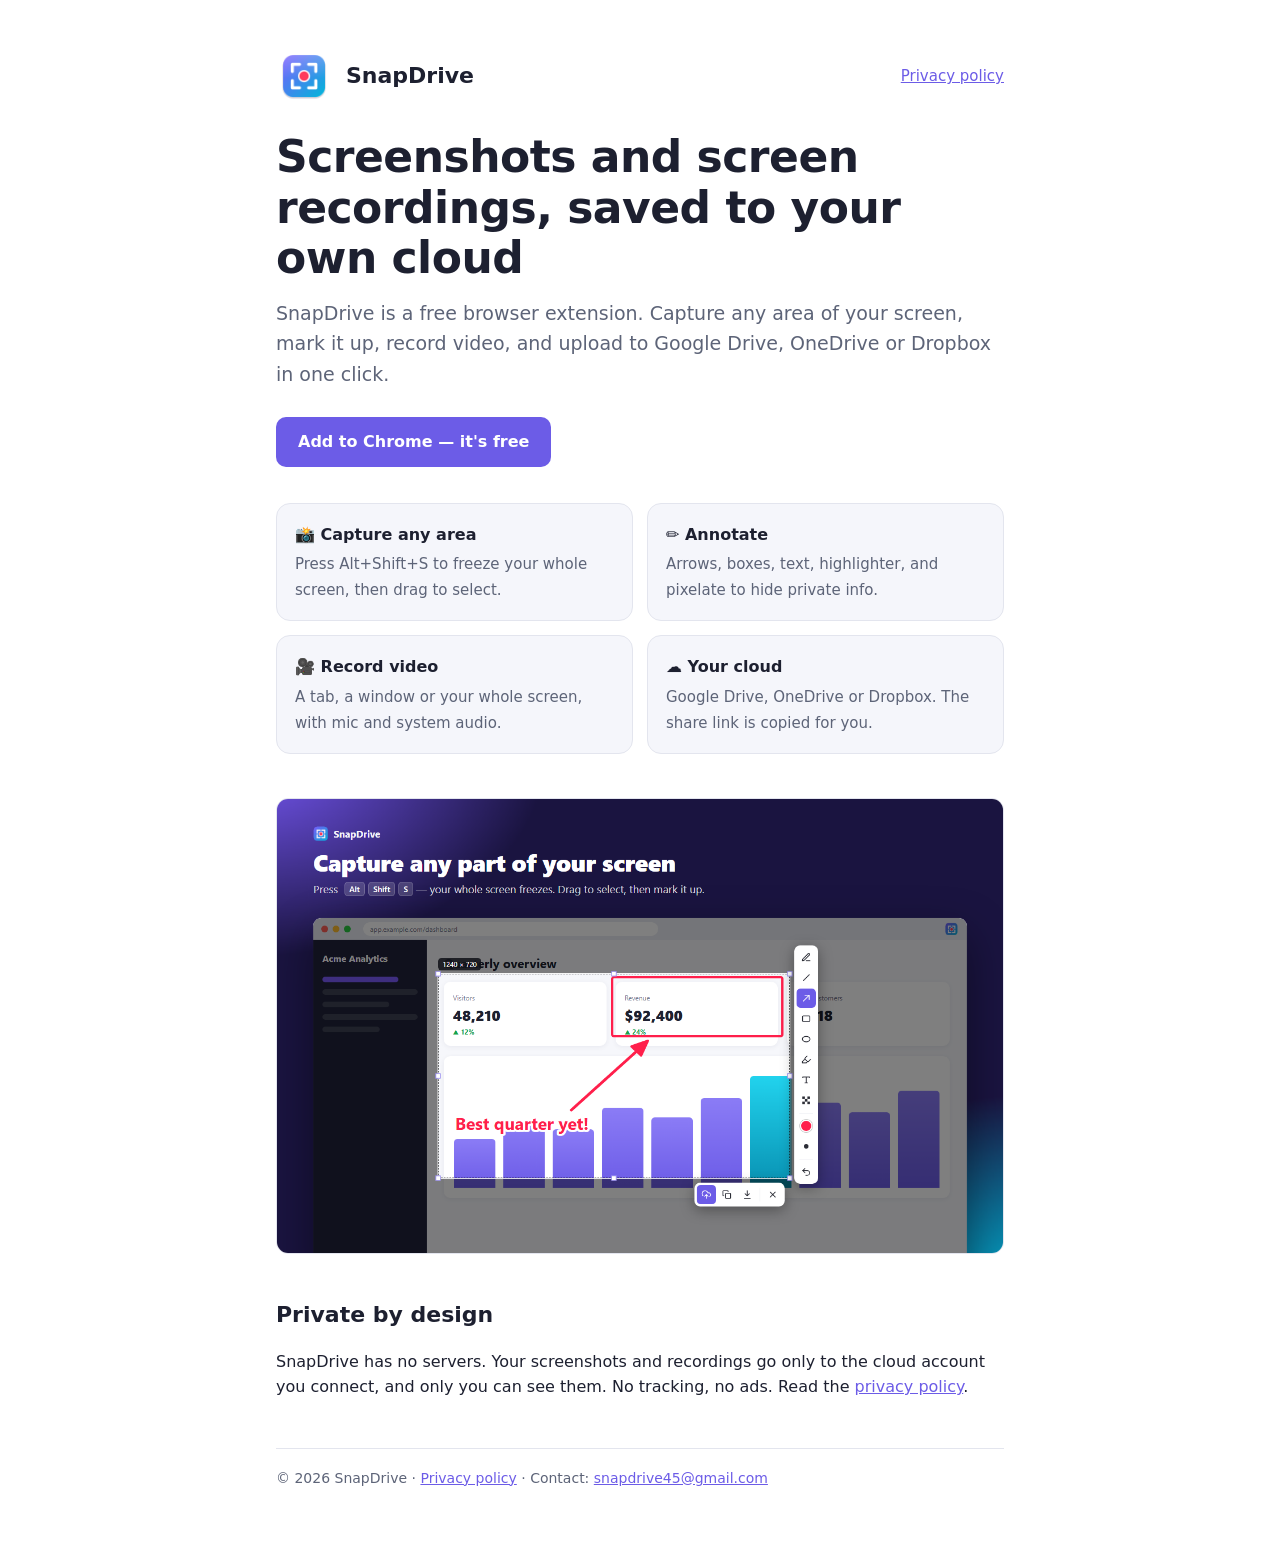
<file: index.html>
<!doctype html>
<html lang="en">
<head>
  <meta charset="utf-8">
  <meta name="viewport" content="width=device-width, initial-scale=1">
  <title>SnapDrive</title>
  <meta name="description" content="Capture any area of your screen, annotate it, record video and save everything to Google Drive, OneDrive or Dropbox.">
  <link rel="icon" href="icon-128.png">
  <link rel="stylesheet" href="style.css">
</head>
<body>
<main>
  <header>
    <img src="icon-128.png" alt="SnapDrive logo">
    <b>SnapDrive</b>
    <nav><a href="privacy.html">Privacy policy</a></nav>
  </header>

  <h1>Screenshots and screen recordings, saved to your own cloud</h1>
  <p class="lead">SnapDrive is a free browser extension. Capture any area of your screen, mark it up, record video, and upload to Google Drive, OneDrive or Dropbox in one click.</p>
  <a class="btn" href="https://chromewebstore.google.com/detail/jgkicmplkecbkjhiiejghhfaemggmecp">Add to Chrome — it's free</a>

  <div class="grid">
    <div class="card"><b>📸 Capture any area</b><span>Press Alt+Shift+S to freeze your whole screen, then drag to select.</span></div>
    <div class="card"><b>✏️ Annotate</b><span>Arrows, boxes, text, highlighter, and pixelate to hide private info.</span></div>
    <div class="card"><b>🎥 Record video</b><span>A tab, a window or your whole screen, with mic and system audio.</span></div>
    <div class="card"><b>☁️ Your cloud</b><span>Google Drive, OneDrive or Dropbox. The share link is copied for you.</span></div>
  </div>

  <img class="shot" src="screenshot-1-capture.png" alt="Selecting an area of the screen and annotating it with SnapDrive" width="1280" height="800">

  <h2>Private by design</h2>
  <p>SnapDrive has no servers. Your screenshots and recordings go only to the cloud account you connect, and only you can see them. No tracking, no ads. Read the <a href="privacy.html">privacy policy</a>.</p>

  <footer>© 2026 SnapDrive · <a href="privacy.html">Privacy policy</a> · Contact: <a href="mailto:snapdrive45@gmail.com">snapdrive45@gmail.com</a></footer>
</main>
</body>
</html>
</file>
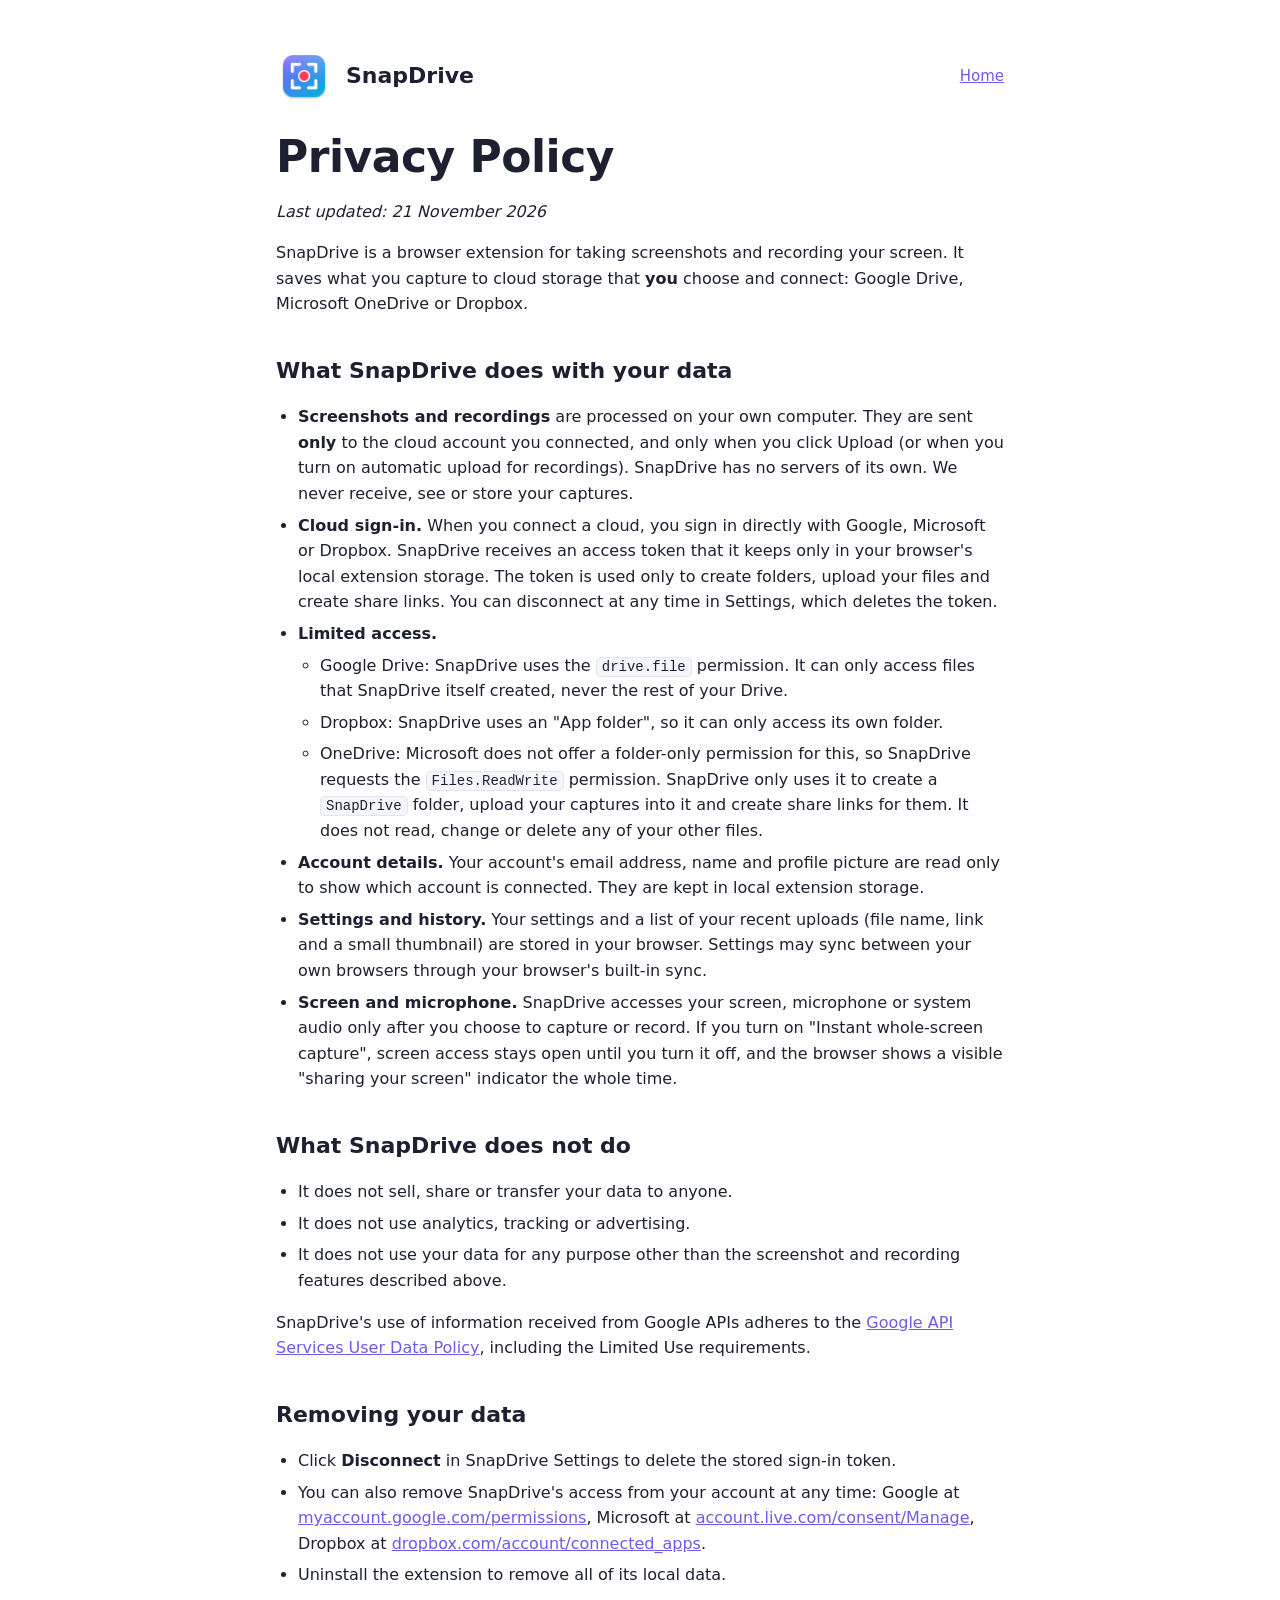
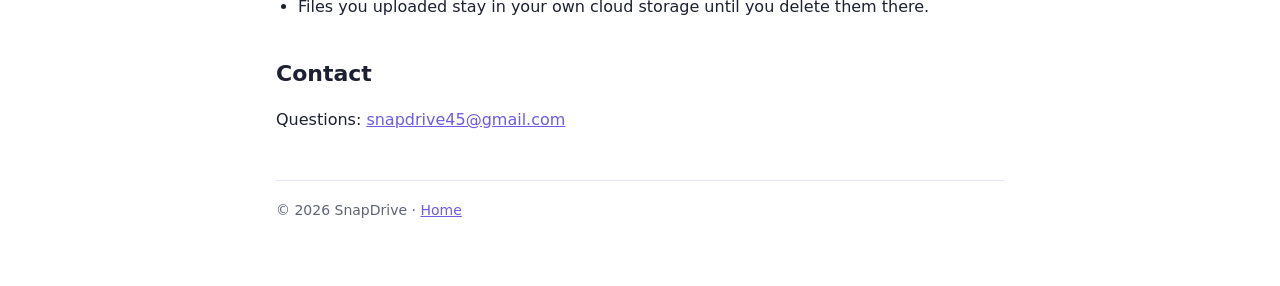
<file: privacy.html>
<!doctype html>
<html lang="en">
<head>
  <meta charset="utf-8">
  <meta name="viewport" content="width=device-width, initial-scale=1">
  <title>SnapDrive Privacy Policy</title>
  <link rel="icon" href="icon-128.png">
  <link rel="stylesheet" href="style.css">
</head>
<body>
<main>
  <header>
    <img src="icon-128.png" alt="SnapDrive logo">
    <b>SnapDrive</b>
    <nav><a href="index.html">Home</a></nav>
  </header>

  <h1>Privacy Policy</h1>
  <p><em>Last updated: 21 November 2026</em></p>
  <p>SnapDrive is a browser extension for taking screenshots and recording your screen. It saves what you capture to cloud storage that <strong>you</strong> choose and connect: Google Drive, Microsoft OneDrive or Dropbox.</p>

  <h2>What SnapDrive does with your data</h2>
  <ul>
    <li><strong>Screenshots and recordings</strong> are processed on your own computer. They are sent <strong>only</strong> to the cloud account you connected, and only when you click Upload (or when you turn on automatic upload for recordings). SnapDrive has no servers of its own. We never receive, see or store your captures.</li>
    <li><strong>Cloud sign-in.</strong> When you connect a cloud, you sign in directly with Google, Microsoft or Dropbox. SnapDrive receives an access token that it keeps only in your browser's local extension storage. The token is used only to create folders, upload your files and create share links. You can disconnect at any time in Settings, which deletes the token.</li>
    <li><strong>Limited access.</strong>
      <ul>
        <li>Google Drive: SnapDrive uses the <code>drive.file</code> permission. It can only access files that SnapDrive itself created, never the rest of your Drive.</li>
        <li>Dropbox: SnapDrive uses an "App folder", so it can only access its own folder.</li>
        <li>OneDrive: Microsoft does not offer a folder-only permission for this, so SnapDrive requests the <code>Files.ReadWrite</code> permission. SnapDrive only uses it to create a <code>SnapDrive</code> folder, upload your captures into it and create share links for them. It does not read, change or delete any of your other files.</li>
      </ul>
    </li>
    <li><strong>Account details.</strong> Your account's email address, name and profile picture are read only to show which account is connected. They are kept in local extension storage.</li>
    <li><strong>Settings and history.</strong> Your settings and a list of your recent uploads (file name, link and a small thumbnail) are stored in your browser. Settings may sync between your own browsers through your browser's built-in sync.</li>
    <li><strong>Screen and microphone.</strong> SnapDrive accesses your screen, microphone or system audio only after you choose to capture or record. If you turn on "Instant whole-screen capture", screen access stays open until you turn it off, and the browser shows a visible "sharing your screen" indicator the whole time.</li>
  </ul>

  <h2>What SnapDrive does not do</h2>
  <ul>
    <li>It does not sell, share or transfer your data to anyone.</li>
    <li>It does not use analytics, tracking or advertising.</li>
    <li>It does not use your data for any purpose other than the screenshot and recording features described above.</li>
  </ul>
  <p>SnapDrive's use of information received from Google APIs adheres to the <a href="https://developers.google.com/terms/api-services-user-data-policy">Google API Services User Data Policy</a>, including the Limited Use requirements.</p>

  <h2>Removing your data</h2>
  <ul>
    <li>Click <strong>Disconnect</strong> in SnapDrive Settings to delete the stored sign-in token.</li>
    <li>You can also remove SnapDrive's access from your account at any time: Google at <a href="https://myaccount.google.com/permissions">myaccount.google.com/permissions</a>, Microsoft at <a href="https://account.live.com/consent/Manage">account.live.com/consent/Manage</a>, Dropbox at <a href="https://www.dropbox.com/account/connected_apps">dropbox.com/account/connected_apps</a>.</li>
    <li>Uninstall the extension to remove all of its local data.</li>
    <li>Files you uploaded stay in your own cloud storage until you delete them there.</li>
  </ul>

  <h2>Contact</h2>
  <p>Questions: <a href="mailto:snapdrive45@gmail.com">snapdrive45@gmail.com</a></p>

  <footer>© 2026 SnapDrive · <a href="index.html">Home</a></footer>
</main>
</body>
</html>
</file>
<file: style.css>
:root {
  --bg: #ffffff;
  --text: #1d2030;
  --muted: #5d6478;
  --accent: #6c5ce7;
  --card: #f5f6fb;
  --border: #e3e5ee;
}
@media (prefers-color-scheme: dark) {
  :root:not([data-theme='light']) {
    --bg: #0f1117;
    --text: #e8eaf0;
    --muted: #9aa1b2;
    --card: #171a23;
    --border: #2a2f3d;
  }
}
* { box-sizing: border-box; }
body {
  margin: 0;
  background: var(--bg);
  color: var(--text);
  font: 16px/1.6 system-ui, -apple-system, 'Segoe UI', Roboto, sans-serif;
}
main { max-width: 760px; margin: 0 auto; padding: 48px 16px 64px; }
a { color: var(--accent); }
header { display: flex; align-items: center; gap: 14px; margin-bottom: 28px; }
header img { width: 56px; height: 56px; }
header b { font-size: 22px; }
nav { margin-left: auto; display: flex; gap: 16px; font-size: 15px; }
h1 { font-size: clamp(30px, 6vw, 44px); line-height: 1.15; margin: 0 0 14px; letter-spacing: -0.5px; }
h2 { font-size: 22px; margin: 36px 0 10px; }
.lead { font-size: 19px; color: var(--muted); margin: 0 0 28px; }
.btn {
  display: inline-block; background: var(--accent); color: #fff; text-decoration: none;
  padding: 12px 22px; border-radius: 10px; font-weight: 700;
}
.grid { display: grid; grid-template-columns: repeat(auto-fit, minmax(300px, 1fr)); gap: 14px; margin: 36px 0; }
.card { background: var(--card); border: 1px solid var(--border); border-radius: 14px; padding: 18px; }
.card b { display: block; margin-bottom: 4px; }
.card span { color: var(--muted); font-size: 15px; }
.shot { width: 100%; height: auto; border-radius: 12px; border: 1px solid var(--border); margin: 8px 0 0; }
ul { padding-left: 22px; }
li { margin: 6px 0; }
code { background: var(--card); border: 1px solid var(--border); border-radius: 5px; padding: 1px 5px; font-size: 14px; }
footer { margin-top: 48px; padding-top: 18px; border-top: 1px solid var(--border); color: var(--muted); font-size: 14px; }
</file>
